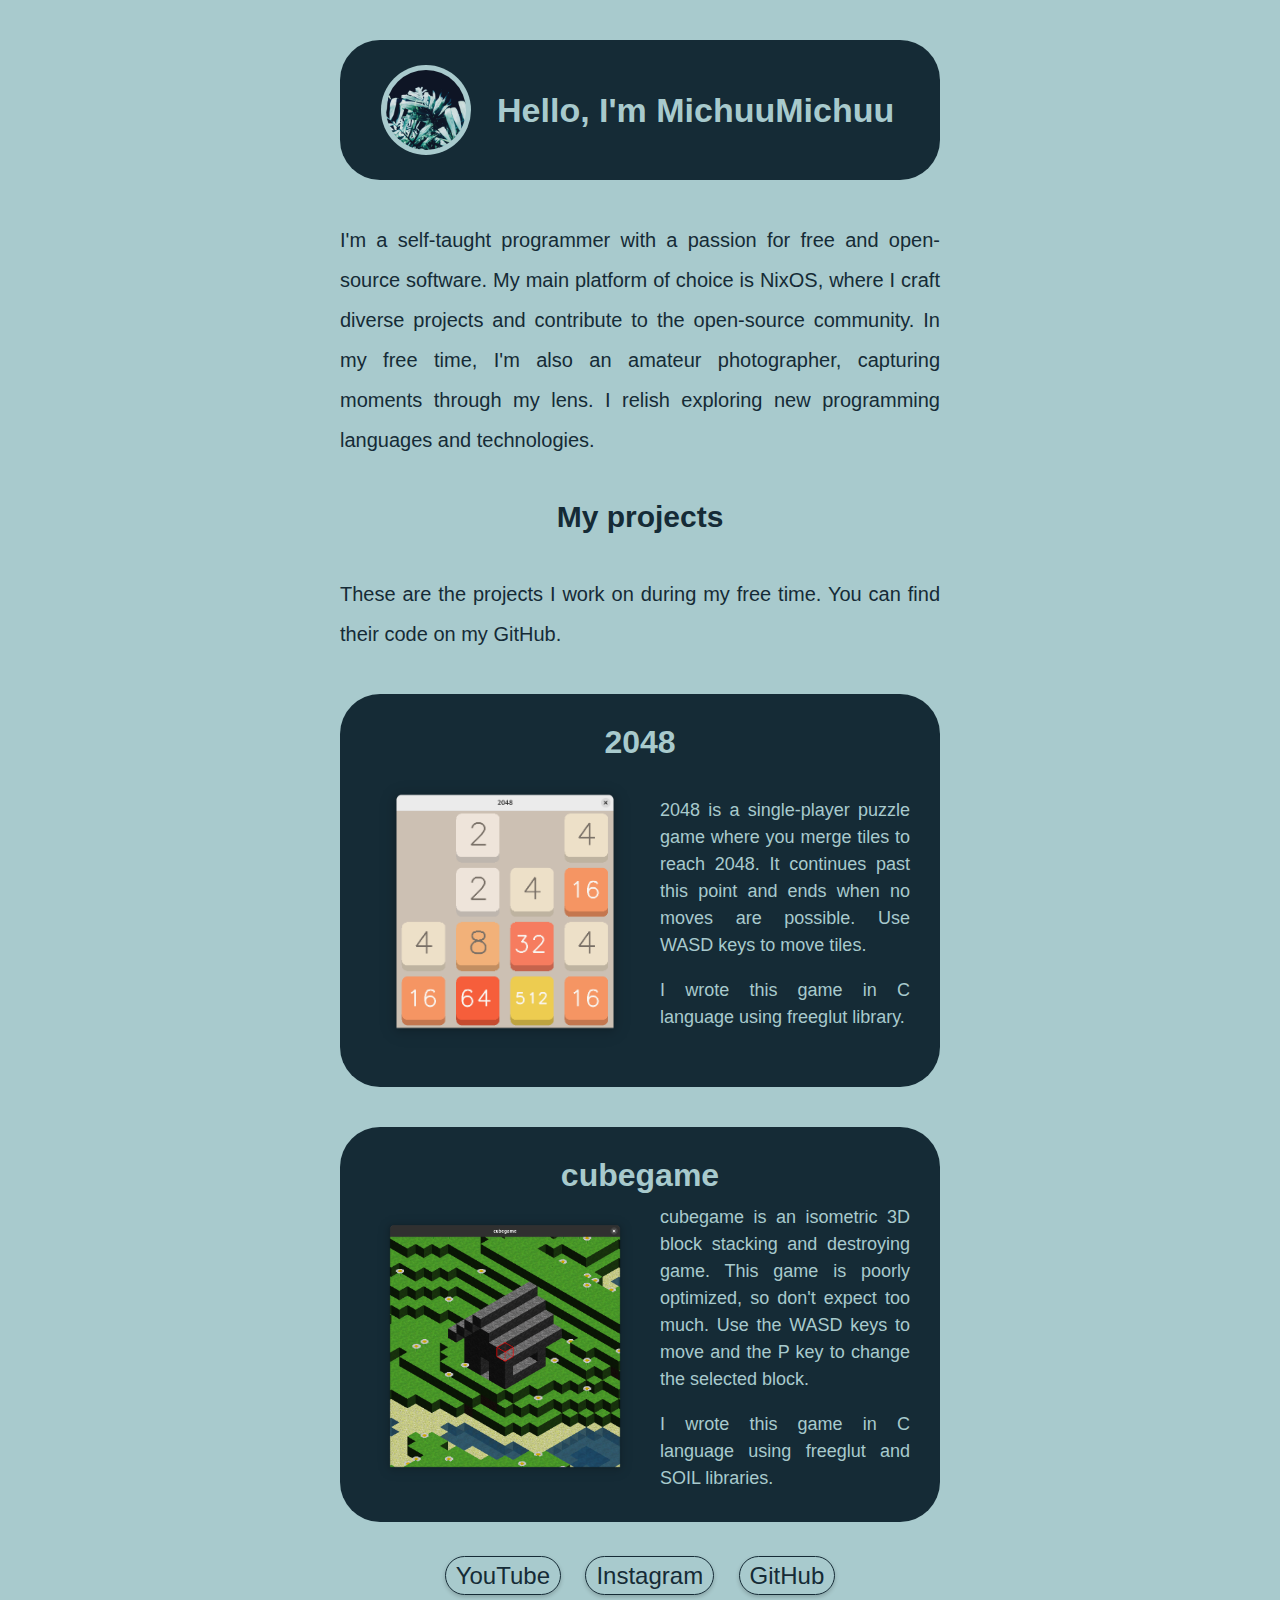
<file: index.html>
<!DOCTYPE html>
<html lang="en">
<head>
    <meta charset="UTF-8">
    <meta name="viewport" content="width=device-width, initial-scale=1.0">
    <title>MichuuMichuu</title>
    <link rel="icon" href="favicon.ico" type="image/x-icon">
    <style>
        :root {
            --background-light: #a8cacd;
            --text-light: #152b36;
            --background-dark: #152b36;
            --text-dark: #a8cacd;
        }

        body {
            font-family: Arial, sans-serif;
            text-align: center;
            margin: 0;
            padding: 0;
            background-color: var(--background-light);
            color: var(--text-light);
        }

        .header {
            display: flex;
            align-items: center;
            max-width: 600px;
            background-color: var(--background-dark);
            color: var(--text-dark);
            padding: 30px;
            max-width: 540px;
            margin: 40px auto;
            border-radius: 40px;
        }

        h1.header-text {
            font-size: 34px;
            margin: 0 auto;
        }

        img.profile-pic {
            max-width: 5em;
            border-radius: 50%;
            display: block;
            margin: 0 auto;
            background-color: var(--text-dark);
            box-shadow: 0 0 0 5px var(--text-dark);
        }

        .social-links-container {
            margin: 40px;
        }

        a {
            text-decoration: none;
            color: inherit;
            border: 1px solid var(--text-light);
            padding: 5px 10px;
            border-radius: 24px;
            box-shadow: 0 2px 4px rgba(0, 0, 0, 0.2);
            background-color: inherit;
            cursor: pointer;
            font-size: 24px;
        }

        a:hover {
            background-color: var(--text-light);
            color: var(--background-light);
        }
        
        .social-links-container a {
            margin: 0 10px;
        }

        .content-text {
            font-size: 20px;
            line-height: 2;
            margin: 20px auto;
            max-width: 600px;
            text-align: justify;
        }

        .content-text-project {
            font-size: 18px;
            line-height: 1.5;
            text-align: justify;
        }

        .project {
            background-color: var(--background-dark);
            color: var(--text-dark);
            padding: 30px;
            max-width: 540px;
            margin: 40px auto;
            border-radius: 40px;
        }

        .project-content {
            display: flex;
            flex-direction: row;
            align-items: center;
            justify-content: space-between;
        }

        .project h2 {
            margin-top: 0;
            font-size: 32px;
            margin-bottom: 10px;
        }

        .project-text {
            flex-grow: 1;
            margin-left: 20px;
        }

        .project-text p {
            margin: 0;
        }

        .project img {
            max-width: 50%;
            height: auto;
        }

        .section {
            font-size: 30px;
            margin: 40px 0;
        }
        
        @media screen and (max-width: 640px) {
            .content {
                padding-left: 30px; /* Add left gap inside the header */
                padding-right: 30px; /* Add right gap inside the header */
            }
            
            .header {
                flex-direction: column; /* Stack header items vertically on mobile */
                align-items: center;
                padding: 20px;
                margin: 30px;
                border-radius: 30px;
            }

            h1.header-text {
                font-size: 28px;
                margin-top: 20px; /* Add top margin to the header text */
            }

            img.profile-pic {
                max-width: 6em;
                margin-top: 10px;
            }

            .social-links-container {
                margin: 30px 0; /* Add vertical margin */
            }

            a {
                padding: 5px 8px;
                font-size: 20px;
                border-radius: 20px;
            }

            .content-text, .content-text-project {
                font-size: 18px;
            }

            .project {
                padding: 20px;
                border-radius: 30px;
                margin: 40px 0; /* Add vertical margin to project elements */
            }

            .project h2 {
                font-size: 24px;
            }

            .project-content {
                flex-direction: column; /* Stack project content vertically on mobile */
                align-items: center;
            }

            .project img {
                max-width: 80%; /* Set max-width to 80% for the image */
                height: auto;
            }

            .project-text {
                text-align: center; /* Center-align text under the image */
                margin-top: 10px; /* Add top margin to the text */
                margin-left: 0;
            }

            .project-text p {
                font-size: 16px;
            }
            
            .section {
                font-size: 24px;
            }
            
            .social-links-container {
                display: flex;
                flex-direction: column;
                align-items: center;
            }

            .social-links-container a {
                margin: 10px 0; /* Add space between buttons */
            }
        }
        
        body.dark {
            background-color: var(--background-dark);
            color: var(--text-dark);
        }

        body.dark .header {
            background-color: var(--text-dark);
            color: var(--background-dark);
        }

        body.dark img.profile-pic {
            background-color: var(--text-light);
            box-shadow: 0 0 0 5px var(--text-light);
        }

        body.dark a {
            border: 1px solid var(--text-dark);
        }

        body.dark a:hover {
            background-color: var(--text-dark);
            color: var(--background-dark);
        }
        
        body.dark .project {
            background-color: var(--background-light);
            color: var(--text-light);
        }
    </style>
</head>
<body>
    <div class="header">
        <img src="pictures/profile-pic.png" class="profile-pic">
        <h1 class="header-text">Hello, I'm MichuuMichuu</h1>
    </div>
    <div class="content">
        <p class="content-text">I'm a self-taught programmer with a passion for free and open-source software. My main platform of choice is NixOS, where I craft diverse projects and contribute to the open-source community. In my free time, I'm also an amateur photographer, capturing moments through my lens. I relish exploring new programming languages and technologies.</p>
        
        <h1 class="section">My projects</h1>
        <p class="content-text">
            These are the projects I work on during my free time. You can find their code on my GitHub.
        </p>
        
        <div class="project">
            <h2>2048</h2>
            <div class="project-content">
                <img id="project-2048-screenshot" src="pictures/project-2048-light.png">
                <div class="project-text">
                    <p class="content-text-project">2048 is a single-player puzzle game where you merge tiles to reach 2048. It continues past this point and ends when no moves are possible. Use WASD keys to move tiles.</p>
                    <br>
                    <p class="content-text-project">I wrote this game in C language using freeglut library.</p>
                </div>
            </div>
        </div>
        
        <div class="project">
            <h2>cubegame</h2>
            <div class="project-content">
                <img id="project-cubegame-screenshot" src="pictures/project-cubegame-dark.png">
                <div class="project-text">
                    <p class="content-text-project">cubegame is an isometric 3D block stacking and destroying game. This game is poorly optimized, so don't expect too much. Use the WASD keys to move and the P key to change the selected block.</p>
                    <br>
                    <p class="content-text-project">I wrote this game in C language using freeglut and SOIL libraries.</p>
                </div>
            </div>
        </div>

        <div class="social-links-container">
            <a onclick="location.href='https://www.youtube.com/channel/UCjuFTFlZWnz9s-3NG-kkjUQ'">YouTube</a>
            <a onclick="location.href='https://instagram.com/_michalmajewski'">Instagram</a>
            <a onclick="location.href='https://github.com/MichuuMichuu18'">GitHub</a>
        </div>
    </div>
    <script>
        const body = document.body;
        const project2048Screenshot = document.getElementById("project-2048-screenshot");
        
        if (window.matchMedia("(prefers-color-scheme: dark)").matches) {
            body.classList.add('dark');
            project2048Screenshot.src = "pictures/project-2048-dark.png";
        } else {
            body.classList.remove('dark');
            project2048Screenshot.src = "pictures/project-2048-light.png";
        }
    </script>
</body>
</html>
</file>
